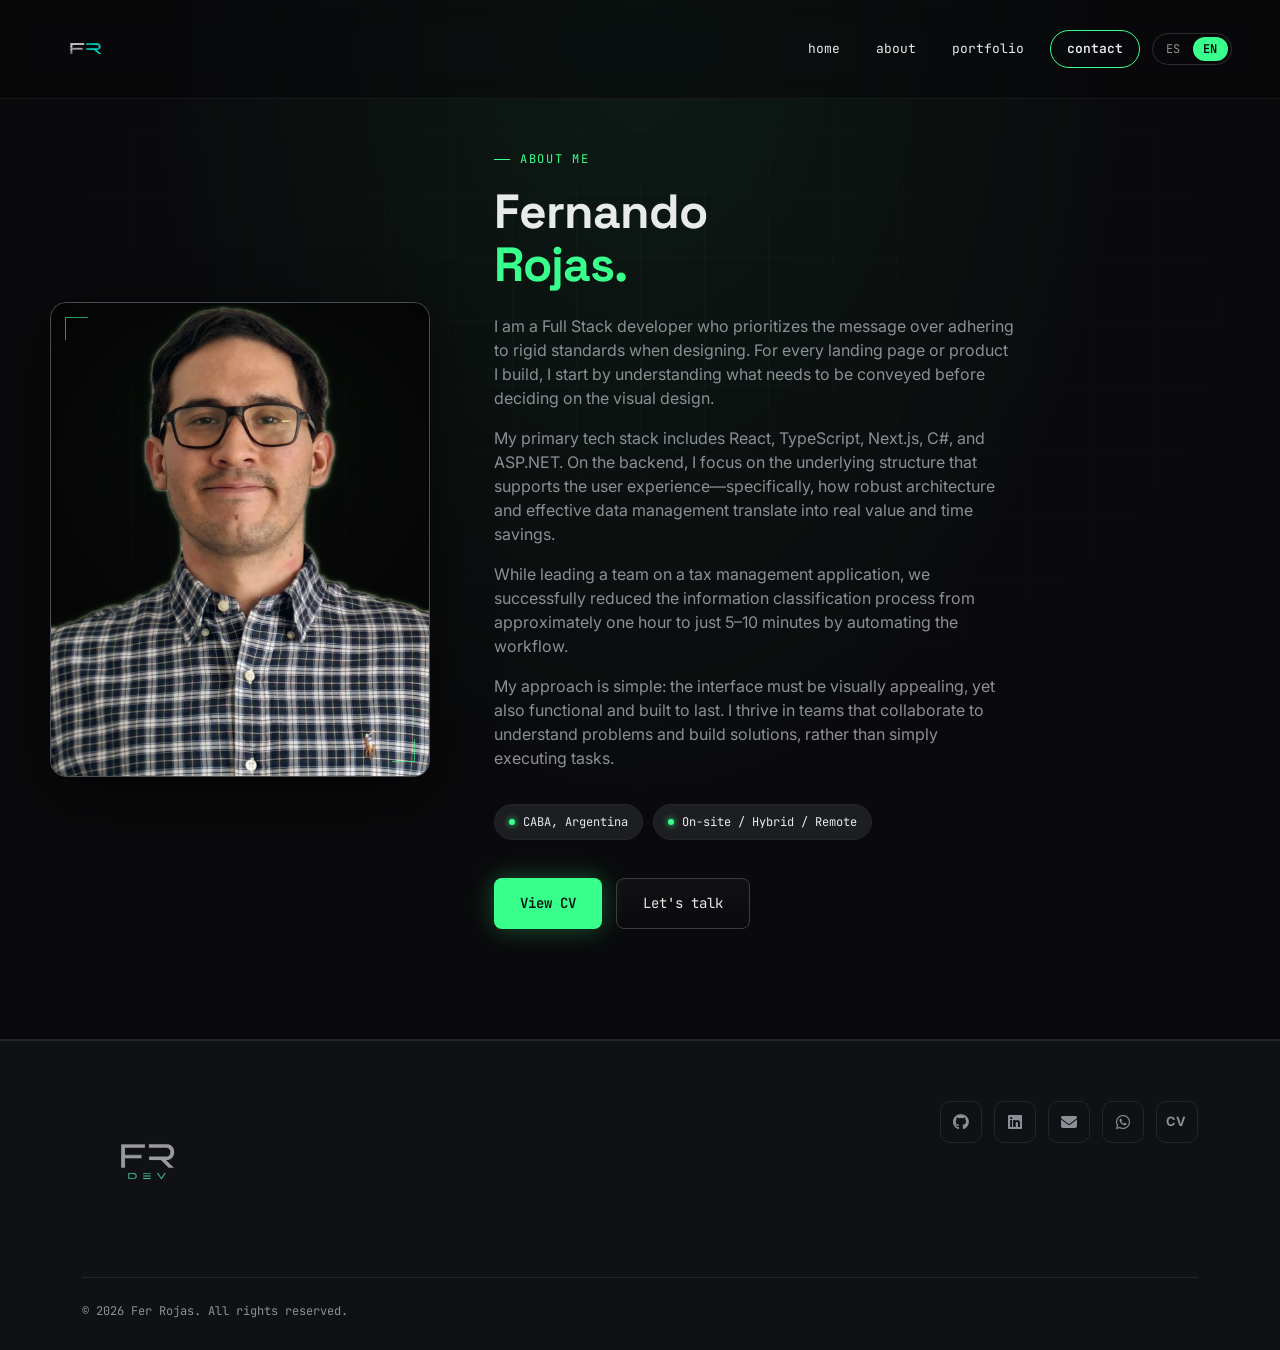
<file: about.html>
<!DOCTYPE html>
<html lang="es">
<head>
<meta charset="UTF-8">
<meta name="viewport" content="width=device-width, initial-scale=1.0">

<title>Sobre mí · Fer Rojas - Dev</title>
<link rel="preconnect" href="https://fonts.googleapis.com">
<link rel="preconnect" href="https://fonts.gstatic.com" crossorigin>
<link href="https://fonts.googleapis.com/css2?family=Space+Grotesk:wght@400;500;600;700&family=Inter:wght@400;500;600&family=JetBrains+Mono:wght@400;500;600&display=swap" rel="stylesheet">
<link rel="stylesheet" href="./css/styles.css">
<link rel="stylesheet" href="https://cdnjs.cloudflare.com/ajax/libs/font-awesome/6.7.2/css/all.min.css">

<!-- Favicons -->
<link rel="icon" type="image/x-icon" href="./assets/logo/favicon.ico">

<link rel="icon" type="image/png" sizes="16x16"
      href="./assets/logo/favicon-16x16.png">

<link rel="icon" type="image/png" sizes="32x32"
      href="./assets/logo/favicon-32x32.png">

<link rel="apple-touch-icon"
      sizes="180x180"
      href="./assets/logo/apple-touch-icon.png">

<link rel="manifest"
      href="./assets/logo/site.webmanifest">

<meta name="theme-color" content="#0E0E0E">

<!-- Google tag (gtag.js) -->
<script async src="https://www.googletagmanager.com/gtag/js?id=G-C3B6K5D289"></script>

<script>
window.dataLayer = window.dataLayer || [];

function gtag(){dataLayer.push(arguments);}

gtag('js', new Date());

gtag('config', 'G-C3B6K5D289');
</script>
</head>

<body data-page="about">

<!-- NAVBAR -->
<nav class="navbar">

    <a href="index.html" class="logo">

        <img
            src="./assets/logo/fr-dev-logo-navbar1.svg"
            alt="FR Dev Logo"
            class="navbar-logo">

    </a>

    <button
        class="nav-toggle"
        id="navToggle"
        data-i18n-aria-label="navToggleLabel"
        aria-label="Abrir menú"
        aria-expanded="false">

        <svg width="20" height="20" viewBox="0 0 24 24"
             fill="none"
             stroke="currentColor"
             stroke-width="2">

            <line x1="3" y1="6" x2="21" y2="6"/>
            <line x1="3" y1="12" x2="21" y2="12"/>
            <line x1="3" y1="18" x2="21" y2="18"/>

        </svg>

    </button>

    <div class="nav-links" id="navLinks">

        <a href="index.html" data-i18n="navHome">Inicio</a>

        <a href="./about.html" data-i18n="navAbout">Sobre mí</a>

        <a href="./index.html#proyectos" data-i18n="navPortfolio">Portfolio</a>

        
        <a
            href="https://wa.me/5491144951771?text=Hola%20Fernando,%20vi%20tu%20portfolio%20y%20me%20gustaría%20hablar%20sobre%20un%20proyecto."
            class="nav-cta"

            data-event="contact_whatsapp"
            data-section="navbar"

            target="_blank"
            rel="noopener noreferrer"

            data-i18n="navContact">
            

            Contacto

        </a>

        <div class="lang-switch" role="group" aria-label="Language switch">

            <button type="button"
                    class="lang-btn"
                    data-lang="es">

                ES

            </button>

            <button type="button"
                    class="lang-btn"
                    data-lang="en">

                EN

            </button>

        </div>

    </div>

</nav>

<!-- ABOUT HERO -->
<section class="about-hero" id="sobre-mi">
  <div class="hero-grid"></div>
  <div class="about-grid">

    <!-- FOTO -->
    <div class="about-photo">       
        <img src="./assets/foto-about6.webp" alt="Fernando Rojas, Desarrollador Full Stack" data-i18n-alt="aboutPhotoAlt">      
    </div>

    <!-- TEXTO -->
    <div class="about-text">
      <span class="eyebrow" data-i18n="aboutEyebrow">Sobre mí</span>
       
      <h1 data-i18n-html="aboutTitle">Fer <br><span class="accent">Rojas</span></h1>

       <p class="lede" data-i18n="aboutLede1">Soy desarrollador Full Stack y me gusta diseñar pensando en qué se quiere comunicar, no en seguir un estándar. Cada landing o producto que construyo parte de entender qué se necesita transmitir antes de decidir cómo se va a ver.</p>

       <p class="lede" data-i18n="aboutLede2">Trabajo principalmente con React, TypeScript, Next.js, C# y ASP.NET. Del lado del backend, me interesa la estructura que sostiene esa experiencia: cómo una buena arquitectura y una gestión adecuada de los datos pueden traducirse en tiempo y valor real.</p>

       <p class="lede" data-i18n="aboutLede3">En una aplicación de gestión impositiva que lideré junto a un equipo de colegas, logramos reducir el proceso de clasificación de información de aproximadamente 1 hora a 5–10 minutos mediante la automatización del flujo.</p>

       <p class="lede" data-i18n="aboutLede4">Trabajo con un criterio simple: la interfaz tiene que ser atractiva, pero también funcional y capaz de sostenerse en el tiempo. Me interesan los equipos donde se puede pensar en conjunto, entender el problema y construir soluciones, no solo ejecutar tareas.</p>
       
      <div class="about-meta">
        <span data-i18n="aboutMetaLocation">CABA, Argentina</span>
        <span data-i18n="aboutMetaAvailability">Presencial / Híbrido / Remoto</span>
      </div>

      <div class="about-ctas">
        <a 
        href="./assets/cv/Fernando-Rojas-CV.pdf" 
        class="btn btn-primary" 
        
        data-event="cv_view"
        data-section="txt_about"
        
        target="_blank" 
        rel="noopener noreferrer"
        
        data-i18n="aboutCtaCv">Ver CV</a>

        <a
         href="https://wa.me/5491144951771?text=Hola%20Fer,%20vi%20tu%20portfolio%20y%20me%20gustaría%20hablar%20sobre%20un%20proyecto." 
         class="btn btn-ghost" 
         
         data-event="contact_whatsapp"
         data-section="txt_about"

         target="_blank"
         rel="noopener noreferrer"

         data-i18n="aboutCtaContact">Hablemos</a>
      </div>
    </div>

  </div>
</section>

<!-- FOOTER -->
<footer id="contacto">
  <div class="container">
    <div class="footer-top">
      <div class="footer-brand">
        <a href="./index.html" class="footer-logo">
            <img
                src="./assets/logo/fr-dev-logo-footer.svg"
                alt="FR Dev Logo">
        </a>
      </div>

      <!-- Contacts -->

      <div class="footer-socials">

        <!-- Github -->
        <a
          href="https://github.com/FerjRojas1?tab=repositories" 
          
          data-event="social_github"
          data-section="footer"

          aria-label="GitHub"
          target="_blank"
          rel="noopener noreferrer">

          <i class="fa-brands fa-github"></i>
        </a>

        <!-- LinkedIN -->
        <a 
          href="https://www.linkedin.com/in/fernandojrojas/" 
          
          data-event="social_linkedin"
          data-section="footer"

          aria-label="LinkedIn"
          target="_blank"
          rel="noopener noreferrer">

          <i class="fa-brands fa-linkedin"></i>
        </a>

        <!-- Mail -->
        <a 
          href="mailto:feer.rojas@live.com.ar?subject=Consulta desde tu Portfolio&body=Hola Fer,%0A%0AQuisiera conversar sobre un proyecto, tenes disponibilidad esta semana?" 
         
          data-event="contact_email"
          data-section="footer"

          aria-label="Email"
          target="_blank"
          rel="noopener noreferrer">

          <i class="fa-solid fa-envelope"></i>
        </a>

        <!-- Whatsapp -->
        <a 
          href="https://wa.me/5491144951771?text=Hola%20Fer,%20vi%20tu%20portfolio%20y%20me%20gustaría%20hablar%20sobre%20un%20proyecto." 
          
          data-event="contact_whatsapp"
          data-section="footer"

          target="_blank" aria-label="WhatsApp"
          rel="noopener noreferrer">
          

          <i class="fa-brands fa-whatsapp"></i>
        </a>

        <!-- CV -->
        <a 
          href="./assets/cv/Fernando-Rojas-CV.pdf"
          class="cv-link"
          
          data-event="cv_view"
          data-section="footer"

          target="_blank"
          rel="noopener noreferrer"
          
          data-i18n="cvLabel"
          aria-label="Ver Currículum">

            CV
        </a>
      </div>
    </div>
    <div class="footer-bottom">
      <span data-i18n="footerCopyright">© 2026 Fer Rojas. Todos los derechos reservados.</span>
    </div>
  </div>
</footer>

<script src="./js/translations.js"></script>
<script src="./js/language.js"></script>
<script src="./js/script.js"></script>
<script src="./js/analytics.js"></script>

</body>
</html>
</file>
<file: css/styles.css>
/* ---------- VARIABLES GLOBALES ---------- */
:root{
    --bg: #0a0a0c;
    --bg-alt: #101114;
    --metal-1: #3a3d42;
    --metal-2: #1c1e21;
    --metal-3: #26282c;
    --line: #232529;
    --text: #e9eaec;
    --text-muted: #8b8f96;
    --neon: #39ff8c;
    --neon-dim: #1d8a52;
    --font-display: 'Space Grotesk', sans-serif;
    --font-body: 'Inter', sans-serif;
    --font-mono: 'JetBrains Mono', monospace;
}

/* ---------- RESET BÁSICO ---------- */
*{ margin:0; padding:0; box-sizing:border-box; }

html{ scroll-behavior:smooth; }

body{
    background:var(--bg);
    color:var(--text);
    font-family:var(--font-body);
    line-height:1.5;
    overflow-x:hidden;

    /* Evita el "flash" de contenido sin traducir mientras carga el JS de i18n */
    opacity:0;
    transition:opacity .2s ease;
}
body.i18n-ready{ opacity:1; }

::selection{ background:var(--neon-dim); color:#fff; }

a{ color:inherit; text-decoration:none; }

:focus-visible{
    outline:2px solid var(--neon);
    outline-offset:3px;
}

.container{
    max-width:1180px;
    margin:0 auto;
    padding:0 32px;
}

/* Etiqueta pequeña tipo "// SECCIÓN" usada arriba de los títulos */
.eyebrow{
    font-family:var(--font-mono);
    font-size:12px;
    letter-spacing:.14em;
    text-transform:uppercase;
    color:var(--neon);
    display:flex;
    align-items:center;
    gap:10px;
}
.eyebrow::before{
    content:'';
    width:16px; height:1px;
    background:var(--neon);
    display:inline-block;
}


/* =========================================================
   NAVBAR
   Barra fija, transparente con blur. Oculta por defecto;
   el JS le agrega .visible cuando corresponde mostrarla
   (al salir del prehero, o siempre en páginas sin video).
========================================================= */
.navbar{
    position:fixed;
    top:0; left:0;
    z-index:100;
    width:100%;
    display:flex;
    align-items:center;
    justify-content:space-between;
    padding:24px 48px;

    background:rgba(8,8,10,.55);
    border:none;
    border-bottom:1px solid rgba(255,255,255,.06);
    backdrop-filter:blur(14px);
    -webkit-backdrop-filter:blur(14px);

    opacity:0;
    transform:translateY(-12px);
    pointer-events:none;
    transition:opacity .35s ease, transform .35s ease, padding .25s ease, background .25s ease;
}

/* Estado visible — controlado por JS (IntersectionObserver sobre .prehero) */
.navbar.visible{
    opacity:1;
    transform:translateY(0);
    pointer-events:auto;
}

/* Estado compacto opcional al seguir bajando en la página */
.navbar.scrolled{
    padding:14px 48px;
    background:rgba(6,6,8,.85);
    border-bottom-color:rgba(255,255,255,.1);
}

.navbar .logo{
    display:flex;
    align-items:center;
}

.navbar-logo{
    height:50px;
    width:auto;
    display:block;
    transition:all .3s ease;
}
.logo:hover .navbar-logo{ transform:scale(1.03); }

.nav-links{
    display:flex;
    align-items:center;
    gap:4px;
}
.nav-links a{
    font-family:var(--font-mono);
    font-size:13px;
    color:var(--text);
    padding:8px 16px;
    border-radius:999px;
    transition:color .2s ease, background .2s ease;
    position:relative;
}
.nav-links a:hover{
    color:var(--neon);
    background:rgba(57,255,140,.08);
}

.nav-cta{
    font-family:var(--font-mono);
    font-size:13px;
    padding:9px 18px;
    border-radius:999px;
    background:transparent;
    border:1px solid var(--neon);
    color:var(--neon);
    font-weight:600;
    margin-left:6px;
    transition:background .2s ease, color .2s ease, box-shadow .2s ease, transform .15s ease;
}
.nav-cta:hover{
    background:var(--neon);
    color:#06130a;
    box-shadow:0 0 18px rgba(57,255,140,.4);
    transform:translateY(-1px);
}

.nav-toggle{
    display:none;
    background:none; border:none;
    width:34px; height:34px;
    color:var(--text);
    cursor:pointer;
}

/* Switcher de idioma ES/EN */
.lang-switch{
    display:inline-flex;
    align-items:center;
    gap:2px;
    margin-left:8px;
    padding:3px;
    border:1px solid rgba(255,255,255,.15);
    border-radius:999px;
}
.lang-btn{
    background:transparent;
    border:none;
    color:rgba(255,255,255,.55);
    font-family:var(--font-mono);
    font-size:12px;
    letter-spacing:.05em;
    padding:4px 10px;
    border-radius:999px;
    cursor:pointer;
    transition:all .15s ease;
}
.lang-btn:hover{ color:#fff; }
.lang-btn.active{
    background:var(--neon);
    color:#000;
    font-weight:600;
}


/* =========================================================
   VIDEO PRE-HERO
========================================================= */
.prehero{
    margin:0;
    padding:0;
    line-height:0; /* evita el espacio fantasma que dejan los elementos inline */
}

.prehero-video{
    display:block;
    position:relative;
    width:100%;
    height:100svh;
    min-height:600px;
    padding:0;
    overflow:hidden;
    background:#000;
    object-fit:cover;
    object-position:center;
}

/* Indicador "Scroll" al pie del video */
.video-hero__scroll{
    position:absolute;
    left:50%;
    bottom:32px;
    transform:translateX(-50%);

    display:flex;
    flex-direction:column;
    align-items:center;
    gap:10px;

    z-index:2;
    pointer-events:none;

    animation:scrollFloat 2.2s ease-in-out infinite;
}

.video-hero__scroll span:first-child{
    color:rgba(255,255,255,.55);
    font-family:var(--font-body);
    font-size:9px;
    font-weight:300;
    letter-spacing:.28em;
    text-transform:uppercase;
}

/* Línea fina en vez del glifo "↓", para que se distinga del texto */
.video-hero__arrow{
    width:1px;
    height:22px;
    background:linear-gradient(to bottom, rgba(255,255,255,.8), rgba(255,255,255,0));
    font-size:0;     /* oculta cualquier caracter que haya quedado en el HTML */
    color:transparent;
}

@keyframes scrollFloat{
    0%, 100%{ transform:translate(-50%, 0); opacity:.55; }
    50%{ transform:translate(-50%, 6px); opacity:1; }
}


/* ---------- HERO ---------- */
.hero{
    position:relative;
    padding:120px 32px 100px;
    text-align:center;
    display:flex;
    flex-direction:column;
    align-items:center;
    background:
        radial-gradient(ellipse at 50% 0%, rgba(57,255,140,.07), transparent 55%),
        var(--bg);
    border-bottom:1px solid var(--line);
}

.hero-grid{
    position:absolute; inset:0;
    background-image:
        linear-gradient(rgba(255,255,255,.025) 1px, transparent 1px),
        linear-gradient(90deg, rgba(255,255,255,.025) 1px, transparent 1px);
    background-size:64px 64px;
    mask-image:radial-gradient(ellipse 60% 50% at 50% 30%, black, transparent);
    pointer-events:none;
}

.hero .eyebrow{ justify-content:center; margin-bottom:22px; }

.hero h1{
    font-family:var(--font-display);
    font-weight:700;
    font-size:clamp(38px, 6.2vw, 74px);
    line-height:1.05;
    letter-spacing:-.02em;
    max-width:900px;
}
.hero h1 .accent{ color:var(--neon); }

.hero .role-line{
    margin-top:22px;
    font-family:var(--font-mono);
    font-size:clamp(14px, 2vw, 18px);
    color:var(--text-muted);
    height:26px;
}
.hero .role-line .cursor{
    display:inline-block;
    width:9px; height:16px;
    background:var(--neon);
    margin-left:2px;
    vertical-align:middle;
    animation:blink 1s step-end infinite;
}
@keyframes blink{ 50%{ opacity:0; } }

.hero p.lede{
    margin-top:26px;
    max-width:560px;
    color:var(--text-muted);
    font-size:16px;
}

.hero-ctas{
    margin-top:38px;
    display:flex;
    gap:14px;
    flex-wrap:wrap;
    justify-content:center;
}

.btn{
    font-family:var(--font-mono);
    font-size:14px;
    padding:14px 26px;
    border-radius:8px;
    display:inline-flex;
    align-items:center;
    gap:8px;
    transition:transform .15s ease, box-shadow .15s ease, border-color .15s ease;
}
.btn-primary{
    background:var(--neon);
    color:#06130a;
    font-weight:600;
    box-shadow:0 0 24px rgba(57,255,140,.3);
}
.btn-primary:hover{ transform:translateY(-2px); box-shadow:0 0 30px rgba(57,255,140,.5); }

.btn-ghost{
    border:1px solid #3a3d42;
    color:var(--text);
    background:linear-gradient(180deg, rgba(255,255,255,.03), transparent);
}
.btn-ghost:hover{ border-color:var(--neon-dim); transform:translateY(-2px); }


/* ---------- SECCIONES COMPARTIDAS ---------- */
section{ padding:110px 0; }

.section-head{
    text-align:center;
    max-width:600px;
    margin:0 auto 60px;
}
.section-head .eyebrow{ justify-content:center; margin-bottom:16px; }
.section-head h2{
    font-family:var(--font-display);
    font-size:clamp(28px, 4vw, 42px);
    font-weight:600;
    letter-spacing:-.01em;
}
.section-head p{
    margin-top:14px;
    color:var(--text-muted);
    font-size:15px;
}

.trace{
    height:1px;
    background:linear-gradient(90deg, transparent, var(--neon-dim) 20%, var(--neon) 50%, var(--neon-dim) 80%, transparent);
    opacity:.5;
    max-width:1180px;
    margin:0 auto;
}


/* ---------- STACK TECNOLÓGICO ---------- */
.stack-groups{
    display:grid;
    grid-template-columns:repeat(3, 1fr);
    gap:1px;
    background:var(--line);
    border:1px solid var(--line);
    border-radius:14px;
    overflow:hidden;
}
.stack-group{
    background:var(--bg-alt);
    padding:32px 28px;
}
.stack-group h3{
    font-family:var(--font-mono);
    font-size:12px;
    letter-spacing:.1em;
    text-transform:uppercase;
    color:var(--text-muted);
    margin-bottom:20px;
    display:flex;
    align-items:center;
    gap:8px;
}
.stack-group h3::before{ content:'//'; color:var(--neon); }

.tag-list{
    display:flex;
    flex-wrap:wrap;
    gap:8px;
}
.tag{
    font-family:var(--font-mono);
    font-size:13px;
    padding:8px 12px;
    border:1px solid var(--line);
    border-radius:6px;
    color:var(--text);
    background:var(--metal-2);
    transition:border-color .2s ease, color .2s ease, box-shadow .2s ease;
}
.tag:hover{
    border-color:var(--neon);
    color:var(--neon);
    box-shadow:0 0 12px rgba(57,255,140,.18);
}


/* ---------- PORTFOLIO / PROYECTOS ---------- */
.portfolio-grid{
    display:grid;
    grid-template-columns:repeat(3, 1fr);
    gap:20px;
}
.project-card{
    background:var(--bg-alt);
    border:1px solid var(--line);
    border-radius:14px;
    padding:26px;
    display:flex;
    flex-direction:column;
    gap:16px;
    transition:border-color .25s ease, transform .25s ease, box-shadow .25s ease;
    position:relative;
    overflow:hidden;
}
.project-card::before{
    content:'';
    position:absolute; inset:0;
    background:radial-gradient(circle at 50% -10%, rgba(57,255,140,.08), transparent 60%);
    opacity:0;
    transition:opacity .3s ease;
}
.project-card:hover{
    border-color:var(--neon-dim);
    transform:translateY(-4px);
    box-shadow:0 14px 40px rgba(0,0,0,.4);
}
.project-card:hover::before{ opacity:1; }

.project-top{
    display:flex;
    align-items:center;
    justify-content:space-between;
}
.project-icon{
    width:38px; height:38px;
    border-radius:8px;
    background:var(--metal-2);
    display:flex; align-items:center; justify-content:center;
    color:var(--neon);
}
.project-link{
    position:relative;
    z-index:2;
}
.project-link:hover{ color:var(--neon); }

.project-card h3{
    font-family:var(--font-display);
    font-size:19px;
    font-weight:600;
}
.project-card p{
    font-size:14px;
    color:var(--text-muted);
}
.project-tags{
    margin-top:auto;
    display:flex;
    gap:6px;
    flex-wrap:wrap;
    font-family:var(--font-mono);
    font-size:11px;
}
.project-tags span{
    padding:4px 8px;
    border:1px solid var(--line);
    border-radius:4px;
    color:var(--text-muted);
}

.portfolio-more{
    text-align:center;
    margin-top:44px;
}

.project-link::after{
    content:'';
    position:absolute;
    inset:0;             
    z-index:1;
    cursor:pointer;
}


/* ---------- FOOTER ---------- */
footer{
    border-top:1px solid var(--line);
    background:var(--bg-alt);
    padding:60px 0 30px;
}
.footer-top{
    display:flex;
    justify-content:space-between;
    align-items:flex-start;
    flex-wrap:wrap;
    gap:40px;
    padding-bottom:40px;
}

.footer-logo{
    display:inline-flex;
    align-items:center;
}
.footer-logo img{
    width:130px;
    height:auto;
    display:block;
    transition:.25s ease;
}
.footer-logo:hover img{ transform:scale(1.05); }

.footer-socials{
    display:flex;
    gap:12px;
}
.footer-socials a{
    width:42px; height:42px;
    border:1px solid var(--line);
    border-radius:10px;
    display:flex; align-items:center; justify-content:center;
    color:var(--text-muted);
    transition:border-color .2s ease, color .2s ease, transform .2s ease;
}
.footer-socials a:hover{
    border-color:var(--neon);
    color:var(--neon);
    transform:translateY(-3px);
}

/* Botón circular "CV" dentro de los socials del footer */
.cv-link{
    width:42px;
    height:42px;
    display:flex;
    align-items:center;
    justify-content:center;
    border:1px solid var(--line);
    border-radius:50%;
    font-size:.8rem;
    font-weight:700;
    letter-spacing:.08em;
    text-decoration:none;
    color:var(--text);
    transition:.25s;
}
.cv-link:hover{
    color:var(--neon);
    border-color:var(--neon);
    box-shadow:0 0 14px rgba(57,255,140,.25);
    transform:translateY(-2px);
}

.footer-bottom{
    display:flex;
    justify-content:space-between;
    align-items:center;
    flex-wrap:wrap;
    gap:10px;
    padding-top:24px;
    border-top:1px solid var(--line);
    font-family:var(--font-mono);
    font-size:12px;
    color:var(--text-muted);
}
.footer-bottom .credit strong{ color:var(--neon); font-weight:500; }


/* =========================================================
   PÁGINA "SOBRE MÍ" (about.html)
========================================================= */
.about-hero{
    position:relative;
    padding:150px 32px 110px;
    background:
        radial-gradient(ellipse at 50% 0%, rgba(57,255,140,.07), transparent 55%),
        var(--bg);
    border-bottom:1px solid var(--line);
    overflow:hidden;
}
.about-hero .hero-grid{ position:absolute; inset:0; }

.about-grid{
    position:relative;
    max-width:1180px;
    margin:0 auto;
    display:grid;
    grid-template-columns:minmax(260px, 380px) 1fr;
    gap:64px;
    align-items:center;
}

.about-photo{
    position:relative;
    aspect-ratio:4 / 5;
    border-radius:16px;
    background:linear-gradient(180deg, var(--metal-1) 0%, var(--metal-2) 100%);
    border:1px solid #4a4d53;
    box-shadow:0 20px 60px rgba(0,0,0,.5), inset 0 1px 0 rgba(255,255,255,.06);
    overflow:hidden;
    display:flex;
    align-items:center;
    justify-content:center;
}
.about-photo img{
    width:100%;
    height:100%;
    object-fit:cover;
    display:block;
}

/* Marco tipo "ventana de terminal" en las esquinas de la foto */
.about-photo::before,
.about-photo::after{
    content:'';
    position:absolute;
    width:22px; height:22px;
    border:1.5px solid var(--neon);
    opacity:.6;
}
.about-photo::before{ top:14px; left:14px; border-right:none; border-bottom:none; }
.about-photo::after{ bottom:14px; right:14px; border-left:none; border-top:none; }

.about-photo-tag{
    position:absolute;
    bottom:16px; left:16px;
    font-family:var(--font-mono);
    font-size:11px;
    color:var(--neon);
    display:flex;
    align-items:center;
    gap:6px;
    z-index:2;
}
.about-photo-tag .dot{
    width:6px; height:6px;
    border-radius:50%;
    background:var(--neon);
    box-shadow:0 0 8px var(--neon);
}

.about-text h1{
    font-family:var(--font-display);
    font-weight:700;
    font-size:clamp(30px, 4.4vw, 48px);
    line-height:1.1;
    letter-spacing:-.02em;
    margin-top:18px;
}
.about-text h1 .accent{ color:var(--neon); }

.about-text p.lede{
    margin-top:22px;
    color:var(--text-muted);
    font-size:16px;
    max-width:520px;
}
.about-text p.lede + p.lede{ margin-top:16px; }

.about-meta{
    margin-top:34px;
    display:flex;
    flex-wrap:wrap;
    gap:10px;
}
.about-meta span{
    font-family:var(--font-mono);
    font-size:12px;
    padding:8px 14px;
    border:1px solid var(--line);
    border-radius:999px;
    color:var(--text);
    background:var(--metal-2);
    display:inline-flex;
    align-items:center;
    gap:8px;
}
.about-meta span::before{
    content:'';
    width:6px; height:6px;
    border-radius:50%;
    background:var(--neon);
    box-shadow:0 0 6px var(--neon);
}

.about-ctas{
    margin-top:38px;
    display:flex;
    gap:14px;
    flex-wrap:wrap;
}


/* =========================================================
   RESPONSIVE
========================================================= */
@media (max-width: 860px){

    /* Dropdown mobile del navbar — mismo lenguaje visual que la barra:
       fondo oscuro translúcido + blur, texto blanco, hover en neón */
    .nav-links{
        position:fixed;
        top:84px; right:16px; left:16px;

        background:rgba(8,8,10,.85);
        border:1px solid rgba(255,255,255,.08);
        border-radius:16px;
        backdrop-filter:blur(14px);
        -webkit-backdrop-filter:blur(14px);

        flex-direction:column;
        align-items:stretch;
        padding:10px;
        gap:2px;
        display:none;
        box-shadow:0 12px 30px rgba(0,0,0,.5);
    }
    .nav-links.open{ display:flex; }

    .nav-links a{
        color:var(--text);
        text-align:center;
        margin:0;
        padding:12px 16px;
        border-radius:10px;
    }
    .nav-links a:hover{
        color:var(--neon);
        background:rgba(57,255,140,.08);
    }

    .nav-links .nav-cta{
        text-align:center;
        margin:6px 0 0;
        background:transparent;
        border:1px solid var(--neon);
        color:var(--neon);
    }
    .nav-links .nav-cta:hover{
        background:var(--neon);
        color:#06130a;
    }

    .lang-switch{
        justify-content:center;
        margin:6px auto 0;
    }

    .nav-toggle{
        display:flex;
        align-items:center;
        justify-content:center;
        color:var(--text);
    }

    .stack-groups{ grid-template-columns:1fr; }
    .portfolio-grid{ grid-template-columns:1fr 1fr; }

    .about-grid{ grid-template-columns:1fr; gap:44px; }
    .about-photo{ max-width:320px; margin:0 auto; }
    .about-text{ text-align:center; }
    .about-text p.lede{ margin-left:auto; margin-right:auto; }
    .about-meta{ justify-content:center; }
    .about-ctas{ justify-content:center; }
}

@media (max-width: 768px){
    .video-hero__scroll{ bottom:24px; }
    .video-hero__arrow{ height:18px; }
}

@media (max-width: 560px){
    .portfolio-grid{ grid-template-columns:1fr; }
    .footer-top{ flex-direction:column; }
}

@media (prefers-reduced-motion: reduce){
    *{
        animation-duration:.01ms !important;
        animation-iteration-count:1 !important;
        transition-duration:.01ms !important;
        scroll-behavior:auto !important;
    }
}
</file>
